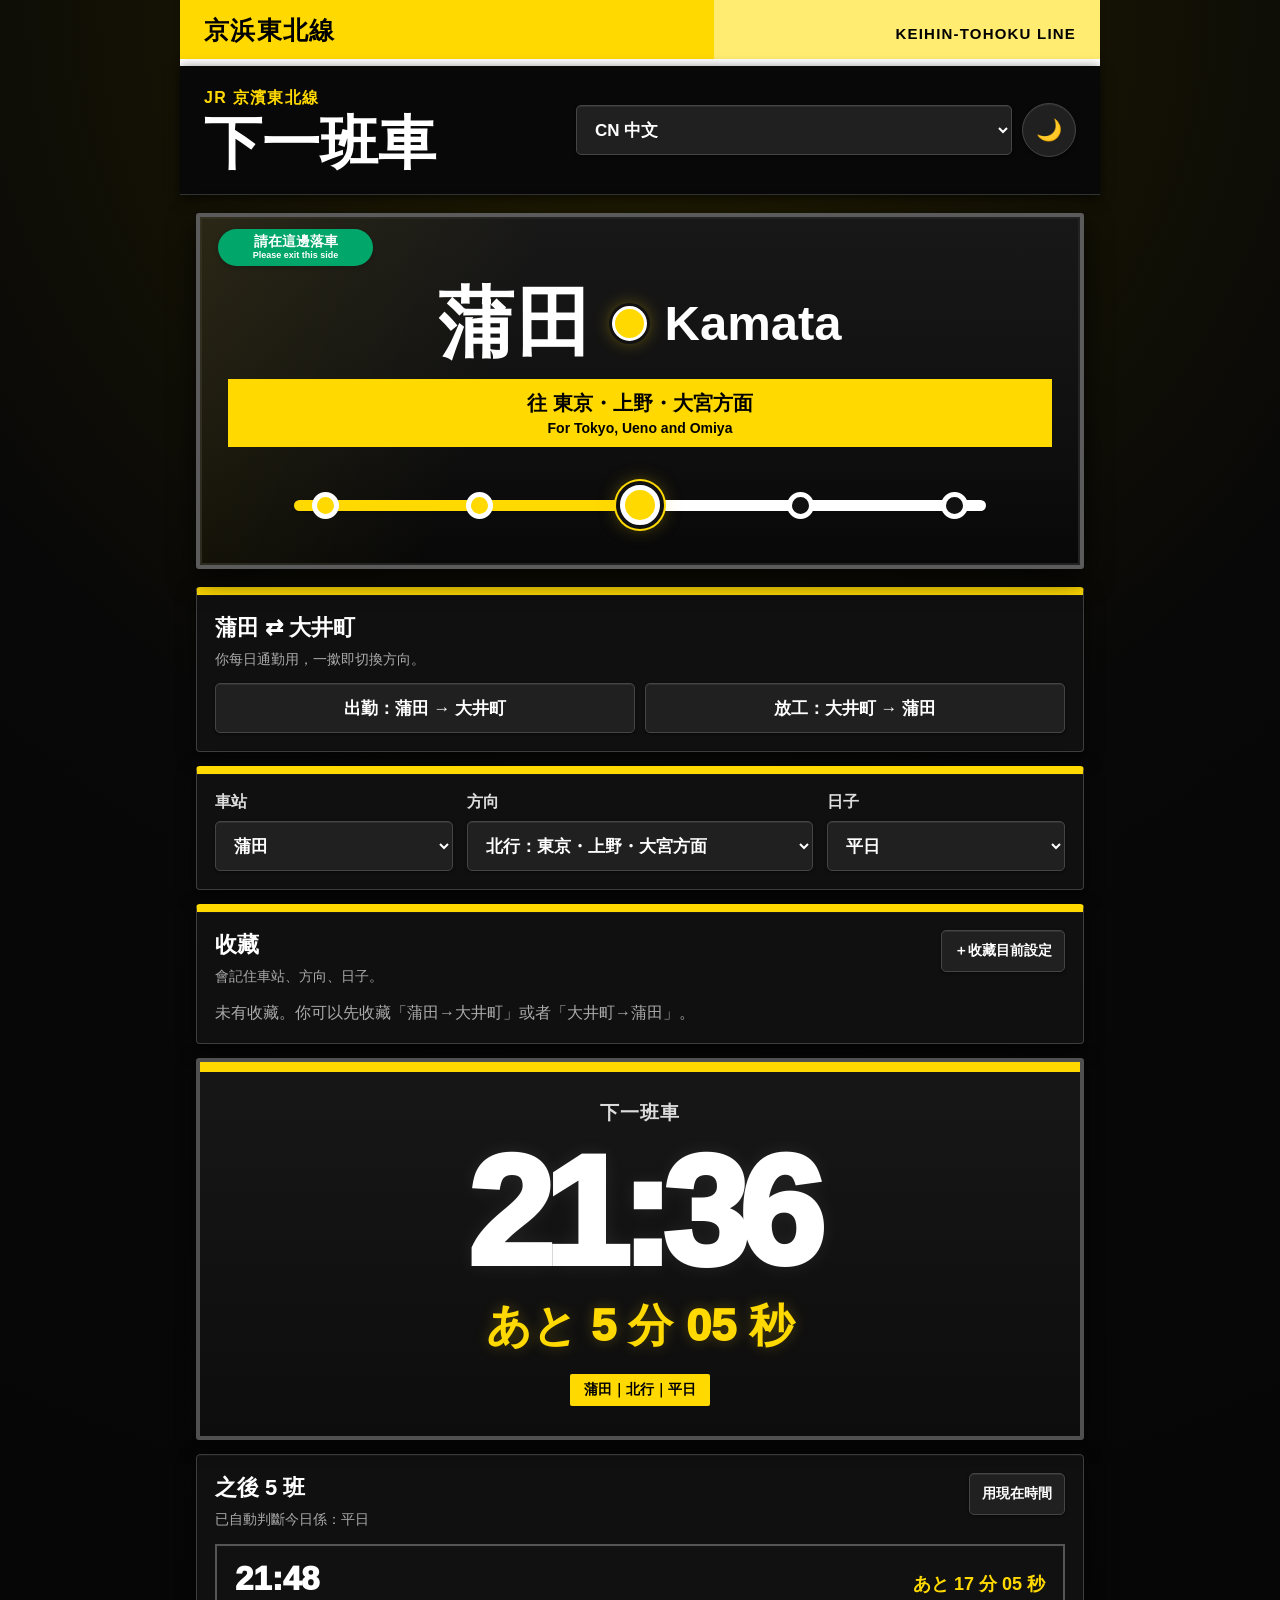
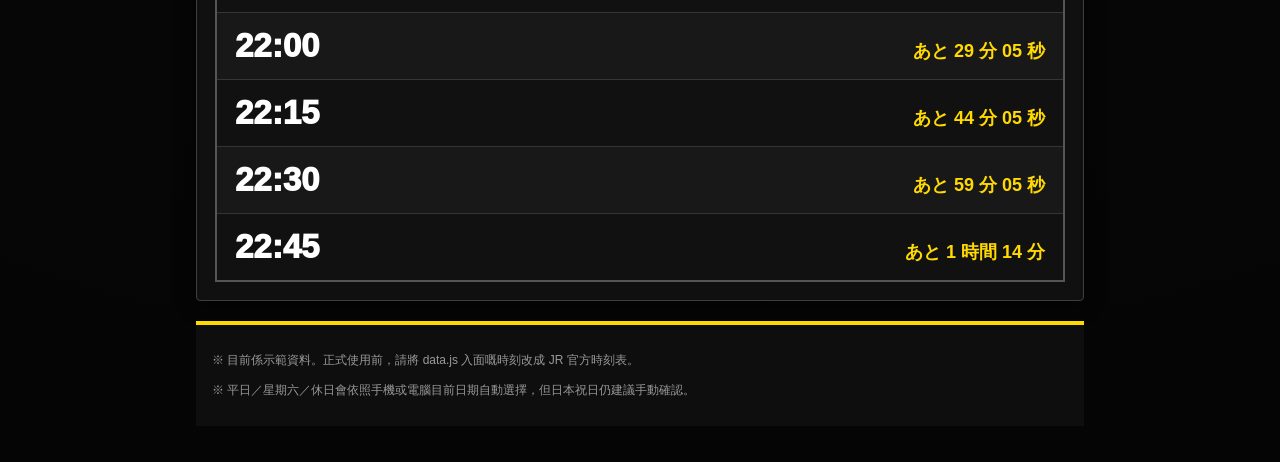
<file: index.html>
<!doctype html>
<html lang="zh-HK">
<head>
  <meta charset="utf-8" />
  <meta name="viewport" content="width=device-width, initial-scale=1" />
  <meta name="theme-color" content="#0b1220" />
  <title>京浜東北線 Next Train</title>

  <link rel="manifest" href="manifest.json" />
  <link rel="stylesheet" href="style.css" />
</head>

<body>
  <main class="app">

    <div class="mtr-top-strip">
      <span class="mtr-line-name">京浜東北線</span>
      <span class="mtr-line-name-en">KEIHIN-TOHOKU LINE</span>
    </div>

    <header>
      <div>
        <p class="eyebrow" data-i18n="eyebrow">JR 京浜東北線</p>
        <h1 data-i18n="title">下一班車</h1>
      </div>

      <div class="header-actions">
        <select
          id="languageSelect"
          class="language-select"
          aria-label="Language"
        >
          <option value="ja">JP 日本語</option>
          <option value="zh">CN 中文</option>
          <option value="en">US English</option>
        </select>

        <button
          id="themeBtn"
          class="icon-btn"
          type="button"
          aria-label="切換主題"
        >
          🌙
        </button>
      </div>
    </header>

    <section class="mtr-station-screen" aria-label="港鐵風車站資訊">

      <div class="exit-pill">
        <span>請在這邊落車</span>
        <small>Please exit this side</small>
      </div>

      <div class="station-display">

        <div class="station-name">
          <strong id="displayStationZh">蒲田</strong>

          <span class="station-dot"></span>

          <em id="displayStationEn">Kamata</em>
        </div>

        <div class="direction-display">
          <span id="displayDirectionZh">
            往 東京・上野・大宮方面
          </span>

          <small id="displayDirectionEn">
            For Tokyo, Ueno and Omiya
          </small>
        </div>

      </div>

      <div class="route-line" aria-label="路線圖">
        <div class="route-stop passed"></div>
        <div class="route-stop passed"></div>
        <div class="route-stop current"></div>
        <div class="route-stop"></div>
        <div class="route-stop"></div>
      </div>

    </section>

    <section
      class="card commute-card"
      aria-label="蒲田大井町快捷模式"
    >
      <div class="row-title">
        <div>
          <h2 data-i18n="commuteTitle">
            蒲田 ⇄ 大井町
          </h2>

          <p class="hint" data-i18n="commuteHint">
            你每日通勤用，一撳即切換方向。
          </p>
        </div>
      </div>

      <div class="quick-grid">
        <button
          id="goWorkBtn"
          type="button"
          data-i18n="goWork"
        >
          出勤：蒲田 → 大井町
        </button>

        <button
          id="goHomeBtn"
          type="button"
          data-i18n="goHome"
        >
          放工：大井町 → 蒲田
        </button>
      </div>
    </section>

    <section
      class="card controls"
      aria-label="時刻表設定"
    >

      <label>
        <span data-i18n="stationLabel">
          車站
        </span>

        <select id="station">
          <option value="kamata">蒲田</option>
          <option value="oimachi">大井町</option>
          <option value="shinagawa">品川</option>
          <option value="tokyo">東京</option>
        </select>
      </label>

      <label>
        <span data-i18n="directionLabel">
          方向
        </span>

        <select id="direction">
          <option
            value="north"
            data-i18n="northOption"
          >
            北行：東京・上野・大宮方面
          </option>

          <option
            value="south"
            data-i18n="southOption"
          >
            南行：川崎・横浜・大船方面
          </option>
        </select>
      </label>

      <label>
        <span data-i18n="dayLabel">
          日子
        </span>

        <select id="dayType">
          <option
            value="weekday"
            data-i18n="weekdayOption"
          >
            平日
          </option>

          <option
            value="saturday"
            data-i18n="saturdayOption"
          >
            星期六
          </option>

          <option
            value="sunday"
            data-i18n="sundayOption"
          >
            星期日/祝日
          </option>
        </select>
      </label>

    </section>

    <section
      class="card favorite-card"
      aria-label="收藏"
    >
      <div class="row-title">
        <div>
          <h2 data-i18n="favoriteTitle">
            收藏
          </h2>

          <p class="hint" data-i18n="favoriteHint">
            會記住車站、方向、日子。
          </p>
        </div>

        <button
          id="addFavoriteBtn"
          type="button"
          data-i18n="addFavorite"
        >
          ＋收藏目前設定
        </button>
      </div>

      <div
        id="favoriteList"
        class="favorite-list"
      ></div>
    </section>

    <section
      class="card next"
      aria-label="下一班車"
    >
      <p
        class="label"
        data-i18n="nextTrainLabel"
      >
        下一班車
      </p>

      <div
        id="nextTime"
        class="next-time"
      >
        --:--
      </div>

      <p
        id="countdown"
        class="countdown"
      >
        --
      </p>

      <p
        id="statusLine"
        class="status-line"
      >
        請選擇車站
      </p>
    </section>

    <section
      class="card"
      aria-label="之後班次"
    >
      <div class="row-title">
        <div>
          <h2 data-i18n="upcomingTitle">
            之後 5 班
          </h2>

          <p
            id="autoDayNote"
            class="hint"
          >
            已自動判斷今日班別。
          </p>
        </div>

        <button
          id="nowBtn"
          type="button"
          data-i18n="useNow"
        >
          用現在時間
        </button>
      </div>

      <ul
        id="trainList"
        class="train-list"
      ></ul>
    </section>

    <footer>
      <p data-i18n="footerNote1">
        ※ 目前係示範資料。正式使用前，請將 data.js 入面嘅時刻改成 JR 官方時刻表。
      </p>

      <p data-i18n="footerNote2">
        ※ 平日／星期六／休日會依照手機或電腦目前日期自動選擇，但日本祝日仍建議手動確認。
      </p>
    </footer>

  </main>

  <script src="data.js"></script>
  <script src="app.js"></script>
</body>
</html>
</html>
</file>
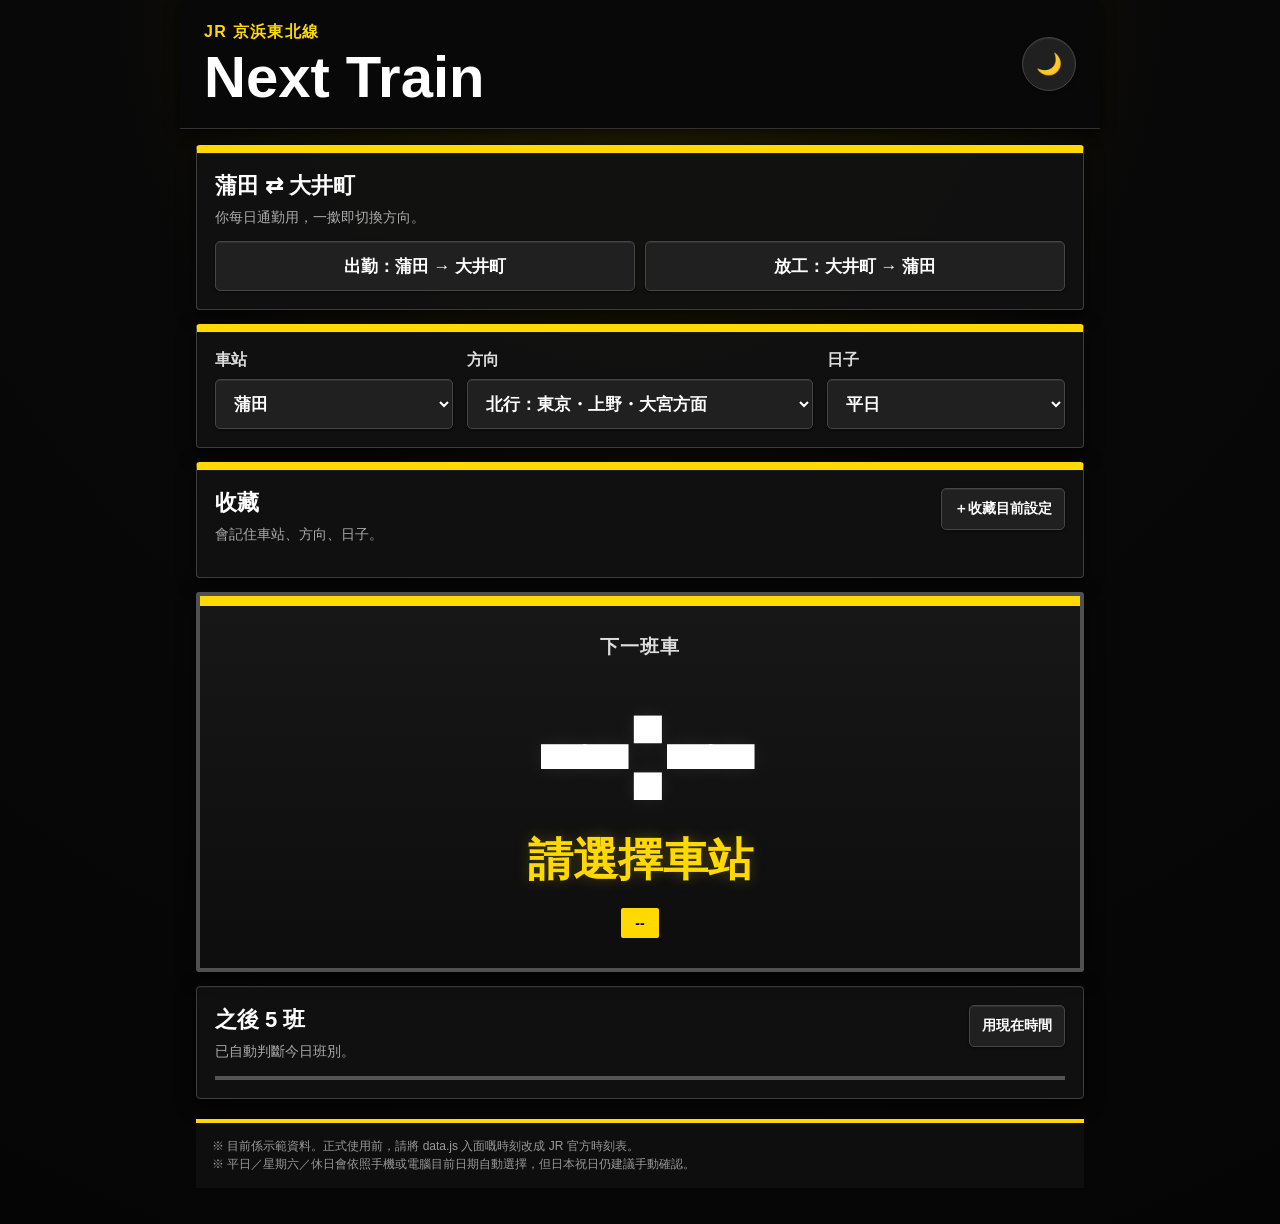
<file: keihin_next_train_updated_index.html>
<!doctype html>
<html lang="zh-HK">
<head>
  <meta charset="utf-8" />
  <meta name="viewport" content="width=device-width, initial-scale=1, viewport-fit=cover" />
  <meta name="theme-color" content="#0b1220" />
  <title>京浜東北線 Next Train</title>
  <link rel="manifest" href="manifest.json" />
  <link rel="stylesheet" href="style.css" />
</head>
<body>
  <main class="app">
    <header>
      <div>
        <p class="eyebrow">JR 京浜東北線</p>
        <h1>Next Train</h1>
      </div>
      <button id="themeBtn" class="icon-btn" type="button" aria-label="切換 Dark Mode">🌙</button>
    </header>

    <section class="card commute-card" aria-label="蒲田大井町一鍵模式">
      <div class="row-title">
        <div>
          <h2>蒲田 ⇄ 大井町</h2>
          <p class="hint">你每日通勤用，一撳即切換方向。</p>
        </div>
      </div>
      <div class="quick-grid">
        <button id="goWorkBtn" type="button">出勤：蒲田 → 大井町</button>
        <button id="goHomeBtn" type="button">放工：大井町 → 蒲田</button>
      </div>
    </section>

    <section class="card controls" aria-label="時刻表設定">
      <label>
        車站
        <select id="station">
          <option value="kamata">蒲田</option>
          <option value="oimachi">大井町</option>
          <option value="shinagawa">品川</option>
          <option value="tokyo">東京</option>
        </select>
      </label>

      <label>
        方向
        <select id="direction">
          <option value="north">北行：東京・上野・大宮方面</option>
          <option value="south">南行：川崎・横浜・大船方面</option>
        </select>
      </label>

      <label>
        日子
        <select id="dayType">
          <option value="weekday">平日</option>
          <option value="saturday">星期六</option>
          <option value="sunday">星期日/祝日</option>
        </select>
      </label>
    </section>

    <section class="card favorite-card" aria-label="收藏車站">
      <div class="row-title">
        <div>
          <h2>收藏</h2>
          <p class="hint">會記住車站、方向、日子。</p>
        </div>
        <button id="addFavoriteBtn" type="button">＋收藏目前設定</button>
      </div>
      <div id="favoriteList" class="favorite-list"></div>
    </section>

    <section class="card next" aria-label="下一班車">
      <p class="label">下一班車</p>
      <div id="nextTime" class="next-time">--:--</div>
      <p id="countdown" class="countdown">請選擇車站</p>
      <p id="statusLine" class="status-line">--</p>
    </section>

    <section class="card">
      <div class="row-title">
        <div>
          <h2>之後 5 班</h2>
          <p id="autoDayNote" class="hint">已自動判斷今日班別。</p>
        </div>
        <button id="nowBtn" type="button">用現在時間</button>
      </div>
      <ul id="trainList" class="train-list"></ul>
    </section>

    <footer>
      ※ 目前係示範資料。正式使用前，請將 data.js 入面嘅時刻改成 JR 官方時刻表。<br />
      ※ 平日／星期六／休日會依照手機或電腦目前日期自動選擇，但日本祝日仍建議手動確認。
    </footer>
  </main>

  <script src="data.js"></script>
  <script src="app.js"></script>
</body>
</html>
</file>
<file: style.css>
:root {
  color-scheme: light;

  --mtr-navy: #002e5d;
  --mtr-blue: #0b4f82;
  --mtr-red: #e60012;
  --mtr-magenta: #a50063;
  --mtr-yellow: #f2d13d;
  --mtr-green: #00a66a;

  --bg: #cfd6dc;
  --panel: #f4f7f9;
  --panel-strong: #ffffff;
  --text: #082f57;
  --muted: #52697c;
  --line: #9caab5;
  --button: #ffffff;
  --danger: #d82020;
}

.light {
  color-scheme: light;

  --bg: #e8edf1;
  --panel: #ffffff;
  --panel-strong: #ffffff;
  --text: #082f57;
  --muted: #52697c;
  --line: #a7b4be;
  --button: #ffffff;
  --danger: #d82020;
}

* {
  box-sizing: border-box;
}

html {
  min-height: 100%;
  background: var(--bg);
}

body {
  margin: 0;
  min-height: 100vh;
  font-family:
    Arial,
    "Helvetica Neue",
    "Noto Sans JP",
    "Noto Sans HK",
    "Noto Sans TC",
    sans-serif;
  background:
    linear-gradient(
      180deg,
      #bcc5cc 0,
      #e4e8eb 180px,
      #d0d7dc 100%
    );
  color: var(--text);
}

.app {
  width: min(920px, 100%);
  min-height: 100vh;
  margin: 0 auto;
  padding: 0 16px 36px;
}

/* =========================
   Top MTR line strip
   ========================= */

.mtr-top-strip {
  display: flex;
  justify-content: space-between;
  align-items: baseline;
  gap: 18px;

  margin: 0 -16px;
  padding: 14px 24px 12px;

  color: #ffffff;
  background:
    linear-gradient(
      90deg,
      var(--mtr-magenta) 0%,
      var(--mtr-magenta) 58%,
      var(--mtr-red) 58%,
      var(--mtr-red) 100%
    );

  border-bottom: 7px solid var(--mtr-navy);
  box-shadow: 0 3px 8px rgba(0, 0, 0, 0.2);
}

.mtr-line-name {
  font-size: 25px;
  font-weight: 900;
  letter-spacing: 0.05em;
}

.mtr-line-name-en {
  font-size: 15px;
  font-weight: 800;
  letter-spacing: 0.08em;
  text-align: right;
}

/* =========================
   Header
   ========================= */

header {
  display: flex;
  justify-content: space-between;
  align-items: center;
  gap: 18px;

  margin: 0 -16px 16px;
  padding: 22px 24px;

  background: #ffffff;
  border-bottom: 1px solid #a8b3bc;
  box-shadow: 0 3px 9px rgba(0, 0, 0, 0.11);
}

.header-actions {
  display: flex;
  align-items: center;
  gap: 10px;
  flex: 1;
  max-width: 500px;
}

.eyebrow {
  margin: 0 0 5px;
  color: var(--mtr-magenta);
  font-weight: 900;
  letter-spacing: 0.08em;
}

h1 {
  margin: 0;
  color: var(--mtr-navy);
  font-size: clamp(34px, 6vw, 58px);
  line-height: 1;
  font-weight: 900;
}

h2 {
  margin: 0;
  color: var(--mtr-navy);
  font-size: 22px;
}

/* =========================
   Buttons and selectors
   ========================= */

select,
button {
  width: 100%;
  min-height: 50px;

  border: 1px solid #8b9aa5;
  border-radius: 5px;

  background: var(--button);
  color: var(--mtr-navy);

  font-size: 17px;
  font-weight: 800;
  padding: 0 14px;

  box-shadow:
    inset 0 1px 0 rgba(255, 255, 255, 0.9),
    0 1px 2px rgba(0, 0, 0, 0.08);
}

select {
  cursor: pointer;
}

button {
  cursor: pointer;
  transition:
    transform 0.12s ease,
    background 0.12s ease,
    border-color 0.12s ease;
}

button:hover {
  background: #eef4f8;
  border-color: var(--mtr-blue);
}

button:active {
  transform: translateY(1px);
}

.language-select {
  flex: 1;
  min-width: 160px;
}

.icon-btn,
#themeBtn {
  width: 54px;
  height: 54px;
  min-height: 54px;
  flex: 0 0 54px;

  border-radius: 50%;
  padding: 0;
  font-size: 21px;

  background: var(--mtr-navy);
  color: #ffffff;
  border-color: var(--mtr-navy);
}

/* =========================
   Main MTR station display
   ========================= */

.mtr-station-screen {
  position: relative;
  overflow: hidden;

  margin: 18px 0;
  padding: 44px 28px 24px;

  background:
    linear-gradient(
      180deg,
      #f8fbfd 0%,
      #e7f0f7 62%,
      #d8e7f2 100%
    );

  border: 4px solid #293a48;
  border-radius: 3px;

  box-shadow:
    inset 0 0 0 2px #ffffff,
    0 10px 24px rgba(0, 0, 0, 0.2);
}

.mtr-station-screen::before {
  content: "";
  position: absolute;
  inset: 0;
  pointer-events: none;

  background:
    linear-gradient(
      110deg,
      rgba(255, 255, 255, 0.28) 0%,
      rgba(255, 255, 255, 0) 28%
    );
}

.exit-pill {
  position: absolute;
  z-index: 2;
  top: 12px;
  left: 18px;

  min-width: 155px;
  padding: 5px 18px 6px;

  color: #ffffff;
  background: var(--mtr-green);

  border-radius: 20px;
  text-align: center;
  line-height: 1.05;
  font-weight: 900;

  box-shadow: 0 2px 4px rgba(0, 0, 0, 0.18);
}

.exit-pill span {
  display: block;
  font-size: 14px;
}

.exit-pill small {
  display: block;
  margin-top: 2px;
  font-size: 9px;
  font-weight: 700;
}

.station-display {
  position: relative;
  z-index: 1;
  margin-top: 24px;
  text-align: center;
}

.station-name {
  display: flex;
  justify-content: center;
  align-items: center;
  gap: 18px;
  white-space: nowrap;
}

.station-name strong {
  color: var(--mtr-navy);
  font-size: clamp(40px, 8vw, 76px);
  font-weight: 900;
  letter-spacing: 0.02em;
  line-height: 1;
}

.station-name em {
  color: var(--mtr-navy);
  font-size: clamp(27px, 5vw, 49px);
  font-style: normal;
  font-weight: 700;
  line-height: 1;
}

.station-dot {
  width: 35px;
  height: 35px;
  flex: 0 0 35px;

  border: 3px solid var(--mtr-navy);
  border-radius: 50%;

  background: var(--mtr-yellow);
  box-shadow: 0 0 0 3px rgba(255, 255, 255, 0.8);
}

.direction-display {
  margin-top: 18px;
  padding: 10px 12px;

  color: var(--mtr-navy);
  background: rgba(242, 209, 61, 0.72);

  border-top: 1px solid rgba(8, 47, 87, 0.16);
  border-bottom: 1px solid rgba(8, 47, 87, 0.16);

  font-size: 20px;
  font-weight: 900;
}

.direction-display small {
  display: block;
  margin-top: 3px;
  font-size: 14px;
  font-weight: 700;
}

/* =========================
   Route diagram
   ========================= */

.route-line {
  position: relative;
  z-index: 1;

  display: flex;
  align-items: center;
  justify-content: space-around;

  height: 72px;
  margin-top: 22px;
  padding: 0 20px;
}

.route-line::before {
  content: "";
  position: absolute;
  left: 8%;
  right: 8%;
  top: 31px;

  height: 11px;

  background:
    linear-gradient(
      90deg,
      var(--mtr-magenta) 0%,
      var(--mtr-magenta) 49%,
      var(--mtr-red) 49%,
      var(--mtr-red) 100%
    );

  border-radius: 8px;
  box-shadow: 0 2px 3px rgba(0, 0, 0, 0.18);
}

.route-stop {
  position: relative;
  z-index: 2;

  width: 27px;
  height: 27px;

  border: 5px solid var(--mtr-navy);
  border-radius: 50%;

  background: #ffffff;
}

.route-stop.passed {
  background: var(--mtr-magenta);
}

.route-stop.current {
  width: 40px;
  height: 40px;

  background: var(--mtr-yellow);
  border-color: var(--mtr-red);

  box-shadow:
    0 0 0 4px #ffffff,
    0 0 0 6px var(--mtr-navy);
}

/* =========================
   Cards
   ========================= */

.card {
  margin: 14px 0;
  padding: 18px;

  color: var(--text);
  background: rgba(250, 252, 253, 0.97);

  border: 1px solid #97a5af;
  border-radius: 4px;

  box-shadow:
    0 3px 8px rgba(0, 0, 0, 0.1),
    inset 0 1px 0 rgba(255, 255, 255, 0.9);
}

.commute-card {
  border-top: 8px solid var(--mtr-magenta);
}

.controls {
  display: grid;
  gap: 14px;
  border-top: 8px solid var(--mtr-blue);
}

.favorite-card {
  border-top: 8px solid var(--mtr-red);
}

label {
  display: grid;
  gap: 8px;
  color: var(--mtr-navy);
  font-weight: 900;
}

.quick-grid {
  display: grid;
  gap: 10px;
  margin-top: 14px;
}

.hint {
  margin: 6px 0 0;
  color: var(--muted);
  font-size: 14px;
  line-height: 1.45;
}

.row-title {
  display: flex;
  justify-content: space-between;
  align-items: flex-start;
  gap: 12px;
}

#nowBtn,
#addFavoriteBtn {
  width: auto;
  min-height: 42px;
  padding: 0 12px;

  white-space: nowrap;
  font-size: 14px;
}

/* =========================
   Main next train screen
   ========================= */

.next {
  position: relative;
  overflow: hidden;

  padding: 30px 20px;
  text-align: center;

  background:
    linear-gradient(
      180deg,
      #ffffff 0%,
      #edf4f8 100%
    );

  border: 4px solid #293a48;
  border-radius: 3px;
}

.next::before {
  content: "";
  display: block;

  position: absolute;
  top: 0;
  left: 0;
  right: 0;

  height: 10px;
  background:
    linear-gradient(
      90deg,
      var(--mtr-magenta) 0%,
      var(--mtr-magenta) 55%,
      var(--mtr-red) 55%,
      var(--mtr-red) 100%
    );
}

.label {
  margin: 8px 0 0;
  color: var(--mtr-navy);
  font-size: 19px;
  font-weight: 900;
  letter-spacing: 0.06em;
}

.next-time {
  margin: 10px 0 6px;

  color: var(--mtr-navy);

  font-size: clamp(82px, 18vw, 154px);
  font-weight: 950;
  letter-spacing: -0.06em;
  line-height: 1;
}

.countdown {
  margin: 0;

  color: var(--mtr-red);

  font-size: clamp(28px, 6vw, 45px);
  font-weight: 950;
}

.status-line {
  display: inline-block;
  margin: 18px 0 0;
  padding: 7px 14px;

  color: #ffffff;
  background: var(--mtr-navy);

  border-radius: 2px;

  font-size: 14px;
  font-weight: 800;
}

/* =========================
   Train list
   ========================= */

.train-list {
  display: grid;
  gap: 0;

  list-style: none;
  padding: 0;
  margin: 15px 0 0;

  border: 2px solid var(--mtr-navy);
  background: #ffffff;
}

.train-list li {
  display: flex;
  justify-content: space-between;
  align-items: baseline;
  gap: 16px;

  padding: 14px 18px;

  background: #ffffff;
  border-bottom: 1px solid #aeb9c1;
}

.train-list li:nth-child(even) {
  background: #edf4f8;
}

.train-list li:last-child {
  border-bottom: 0;
}

.time {
  color: var(--mtr-navy);
  font-size: 33px;
  font-weight: 950;
}

.time small {
  margin-left: 5px;
  color: var(--mtr-magenta);
  font-size: 12px;
  letter-spacing: 0;
}

.min {
  color: var(--mtr-red);
  font-size: 18px;
  font-weight: 900;
  text-align: right;
}

/* =========================
   Favorites
   ========================= */

.favorite-list {
  display: grid;
  gap: 10px;
  margin-top: 14px;
}

.favorite-item {
  display: grid;
  grid-template-columns: 1fr 52px;
  gap: 10px;
}

.favorite-item button:first-child {
  text-align: left;
}

.delete-btn {
  padding: 0;
  color: var(--danger);
  font-size: 27px;
}

.empty {
  margin: 0;
  color: var(--muted);
  line-height: 1.5;
}

/* =========================
   Footer
   ========================= */

footer {
  margin-top: 20px;
  padding: 14px 16px;

  color: #435c70;
  background: rgba(255, 255, 255, 0.66);

  border-top: 4px solid var(--mtr-navy);

  font-size: 12px;
  line-height: 1.55;
}

/* =========================
   Desktop layout
   ========================= */

@media (min-width: 700px) {
  .controls {
    grid-template-columns: 1fr 1.45fr 1fr;
  }

  .quick-grid {
    grid-template-columns: 1fr 1fr;
  }
}

/* =========================
   Portrait monitor support
   ========================= */

@media (min-height: 900px) and (max-width: 850px) {
  .app {
    width: min(760px, 100%);
  }

  .mtr-station-screen {
    padding-top: 52px;
  }

  .station-name {
    flex-wrap: wrap;
  }

  .next-time {
    font-size: clamp(96px, 20vw, 150px);
  }
}

/* =========================
   Mobile
   ========================= */

@media (max-width: 640px) {
  header {
    display: grid;
  }

  .header-actions {
    width: 100%;
    max-width: none;
  }

  .mtr-top-strip {
    align-items: flex-start;
    flex-direction: column;
    gap: 3px;
  }

  .mtr-line-name-en {
    text-align: left;
  }

  .station-name {
    gap: 10px;
    flex-wrap: wrap;
  }

  .station-dot {
    width: 29px;
    height: 29px;
    flex-basis: 29px;
  }

  .route-line {
    padding: 0;
  }
}

@media (max-width: 520px) {
  .app {
    padding-left: 10px;
    padding-right: 10px;
  }

  .mtr-top-strip,
  header {
    margin-left: -10px;
    margin-right: -10px;
  }

  .mtr-station-screen {
    padding: 50px 14px 20px;
  }

  .exit-pill {
    left: 12px;
  }

  .station-name strong {
    font-size: 42px;
  }

  .station-name em {
    font-size: 28px;
  }

  .direction-display {
    font-size: 17px;
  }

  .route-stop {
    width: 23px;
    height: 23px;
  }

  .route-stop.current {
    width: 34px;
    height: 34px;
  }

  .row-title {
    display: grid;
  }

  #nowBtn,
  #addFavoriteBtn {
    width: 100%;
  }

  .train-list li {
    align-items: flex-start;
    flex-direction: column;
  }

  .min {
    text-align: left;
  }
}/* ==================================================
   DARK MODE
   Default mode: black + yellow station display style
   Light mode: keep the current colourful MTR design
   ================================================== */

html:not(.light) {
  color-scheme: dark;

  --bg: #050505;
  --panel: #111111;
  --panel-strong: #151515;
  --text: #ffffff;
  --muted: #b7b7b7;
  --line: #3b3b3b;
  --button: #202020;
  --danger: #ff6b6b;

  --mtr-navy: #ffffff;
  --mtr-blue: #252525;
  --mtr-red: #ffd900;
  --mtr-magenta: #ffd900;
  --mtr-yellow: #ffd900;
  --mtr-green: #00a66a;
}

/* Main background */

html:not(.light),
html:not(.light) body {
  background: #050505;
  color: #ffffff;
}

html:not(.light) body {
  background:
    radial-gradient(
      circle at top,
      #252000 0%,
      #080808 38%,
      #050505 100%
    );
}

/* Top line banner */

html:not(.light) .mtr-top-strip {
  color: #000000;

  background:
    linear-gradient(
      90deg,
      #ffd900 0%,
      #ffd900 58%,
      #ffec70 58%,
      #ffec70 100%
    );

  border-bottom-color: #ffffff;
}

/* Header */

html:not(.light) header {
  background: #080808;
  border-bottom-color: #333333;
  box-shadow: 0 3px 12px rgba(0, 0, 0, 0.65);
}

html:not(.light) .eyebrow {
  color: #ffd900;
}

html:not(.light) h1,
html:not(.light) h2 {
  color: #ffffff;
}

/* Language selector and buttons */

html:not(.light) select,
html:not(.light) button {
  color: #ffffff;
  background: #202020;
  border-color: #454545;

  box-shadow:
    inset 0 1px 0 rgba(255, 255, 255, 0.07),
    0 1px 3px rgba(0, 0, 0, 0.5);
}

html:not(.light) button:hover {
  color: #000000;
  background: #ffd900;
  border-color: #ffd900;
}

html:not(.light) #themeBtn {
  color: #ffd900;
  background: #202020;
  border-color: #454545;
}

/* MTR station screen in dark mode */

html:not(.light) .mtr-station-screen {
  color: #ffffff;

  background:
    linear-gradient(
      180deg,
      #181818 0%,
      #101010 60%,
      #080808 100%
    );

  border-color: #5b5b5b;

  box-shadow:
    inset 0 0 0 2px #222222,
    0 10px 28px rgba(0, 0, 0, 0.75);
}

html:not(.light) .mtr-station-screen::before {
  background:
    linear-gradient(
      110deg,
      rgba(255, 217, 0, 0.08) 0%,
      rgba(255, 255, 255, 0) 35%
    );
}

html:not(.light) .station-name strong,
html:not(.light) .station-name em {
  color: #ffffff;
}

html:not(.light) .station-dot {
  background: #ffd900;
  border-color: #ffffff;

  box-shadow:
    0 0 0 3px #111111,
    0 0 18px rgba(255, 217, 0, 0.45);
}

html:not(.light) .direction-display {
  color: #000000;
  background: #ffd900;
  border-color: #ffd900;
}

/* Route line */

html:not(.light) .route-line::before {
  background:
    linear-gradient(
      90deg,
      #ffd900 0%,
      #ffd900 49%,
      #ffffff 49%,
      #ffffff 100%
    );
}

html:not(.light) .route-stop {
  background: #111111;
  border-color: #ffffff;
}

html:not(.light) .route-stop.passed {
  background: #ffd900;
  border-color: #ffffff;
}

html:not(.light) .route-stop.current {
  background: #ffd900;
  border-color: #ffffff;

  box-shadow:
    0 0 0 4px #111111,
    0 0 0 6px #ffd900,
    0 0 20px rgba(255, 217, 0, 0.55);
}

/* Cards */

html:not(.light) .card {
  color: #ffffff;
  background: rgba(17, 17, 17, 0.97);
  border-color: #3e3e3e;

  box-shadow:
    0 5px 18px rgba(0, 0, 0, 0.55),
    inset 0 1px 0 rgba(255, 255, 255, 0.04);
}

html:not(.light) .commute-card,
html:not(.light) .controls,
html:not(.light) .favorite-card {
  border-top-color: #ffd900;
}

html:not(.light) label {
  color: #dddddd;
}

html:not(.light) .hint,
html:not(.light) .empty {
  color: #aaaaaa;
}

/* Next train display */

html:not(.light) .next {
  background:
    linear-gradient(
      180deg,
      #171717 0%,
      #0d0d0d 100%
    );

  border-color: #505050;
}

html:not(.light) .next::before {
  background: #ffd900;
}

html:not(.light) .label {
  color: #dddddd;
}

html:not(.light) .next-time {
  color: #ffffff;
  text-shadow: 0 0 20px rgba(255, 255, 255, 0.08);
}

html:not(.light) .countdown {
  color: #ffd900;
  text-shadow: 0 0 14px rgba(255, 217, 0, 0.25);
}

html:not(.light) .status-line {
  color: #000000;
  background: #ffd900;
}

/* Upcoming train list */

html:not(.light) .train-list {
  background: #101010;
  border-color: #555555;
}

html:not(.light) .train-list li,
html:not(.light) .train-list li:nth-child(even) {
  background: #111111;
  border-bottom-color: #353535;
}

html:not(.light) .train-list li:nth-child(even) {
  background: #181818;
}

html:not(.light) .time {
  color: #ffffff;
}

html:not(.light) .time small,
html:not(.light) .min {
  color: #ffd900;
}

/* Footer */

html:not(.light) footer {
  color: #999999;
  background: rgba(17, 17, 17, 0.8);
  border-top-color: #ffd900;
}
</file>
